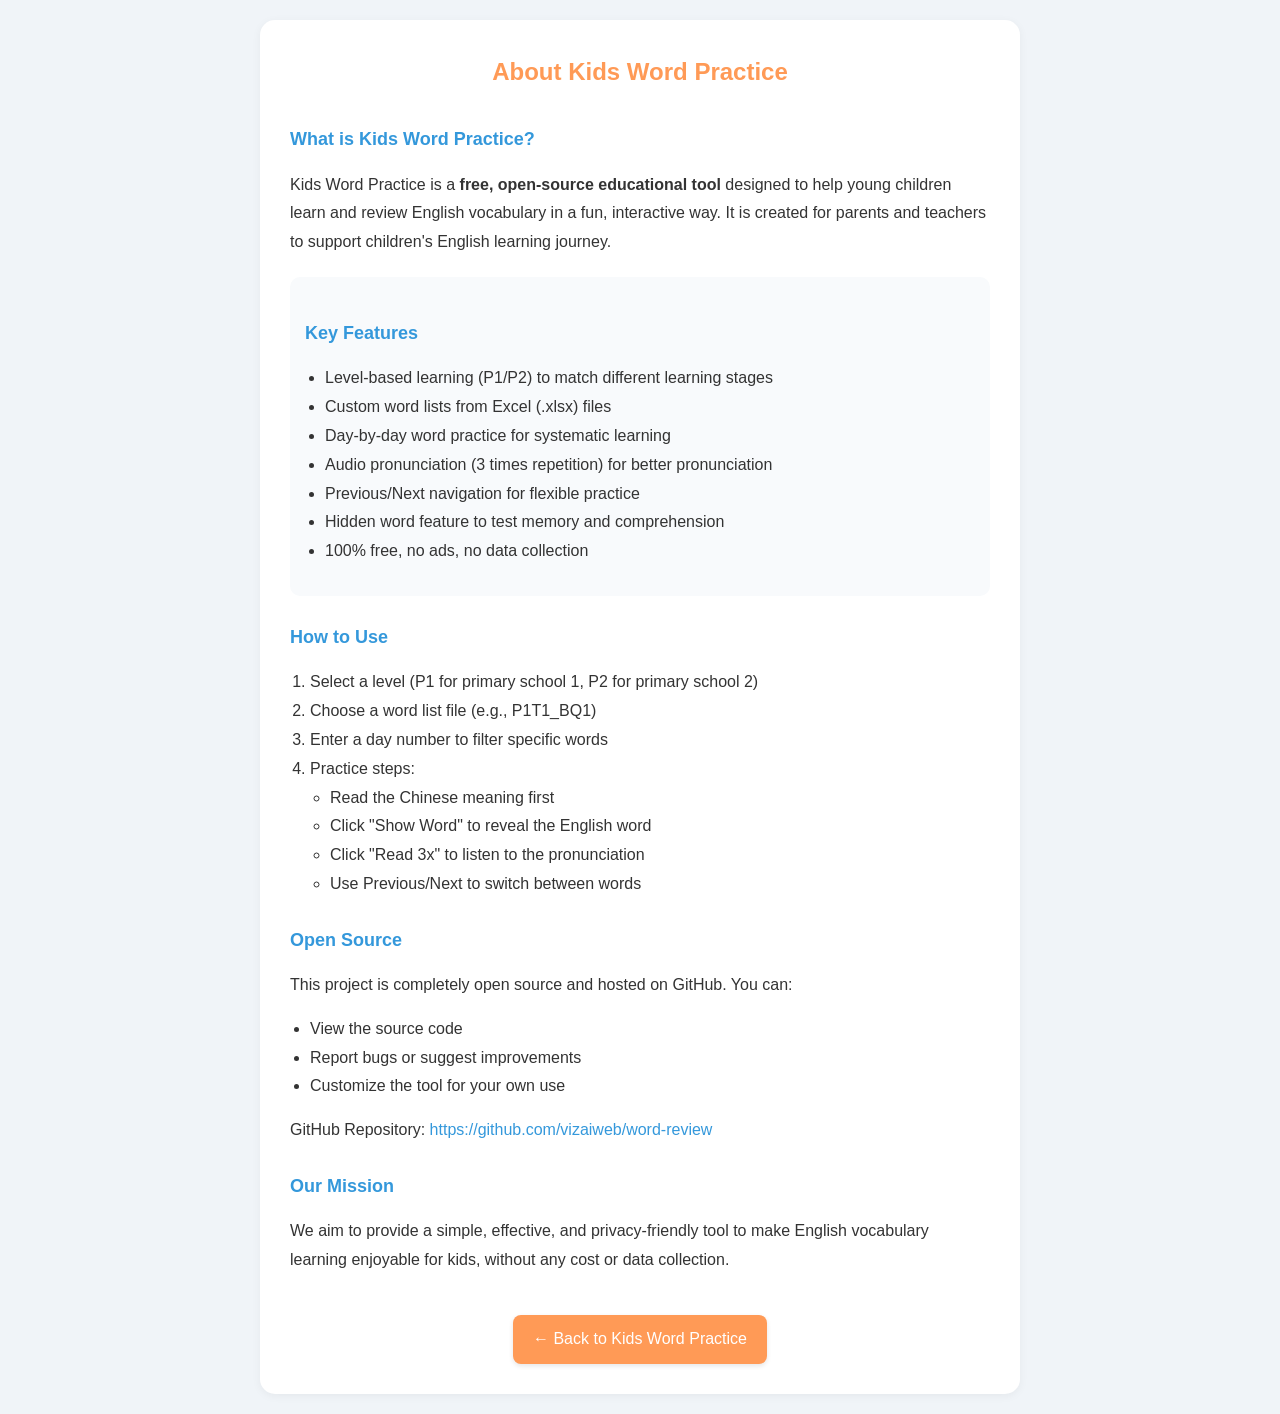
<file: about.html>
<!DOCTYPE html>
<html lang="en">
<head>
<meta charset="UTF-8">
<meta name="viewport" content="width=device-width, initial-scale=1.0">
<title>About - Kids Word Practice</title>
<style>
* {
  box-sizing: border-box;
  margin: 0;
  padding: 0;
}
body {
  font-family: Arial, sans-serif;
  max-width: 800px;
  margin: 0 auto;
  padding: 20px;
  line-height: 1.8;
  color: #333;
  background: #f0f4f8;
}
.container {
  background: white;
  padding: 30px;
  border-radius: 15px;
  box-shadow: 0 2px 10px rgba(0,0,0,0.05);
}
h1 {
  color: #ff9a56;
  text-align: center;
  margin-bottom: 30px;
  font-size: 24px;
}
h2 {
  color: #3498db;
  margin: 25px 0 15px;
  font-size: 18px;
}
p, ul, ol {
  margin-bottom: 15px;
  font-size: 16px;
}
ul, ol {
  padding-left: 20px;
}
a {
  color: #3498db;
  text-decoration: none;
}
a:hover {
  text-decoration: underline;
}
.feature-box {
  background: #f8fafc;
  padding: 15px;
  border-radius: 10px;
  margin: 20px 0;
}
/* 返回主頁按鈕樣式 */
.footer-link {
  text-align: center;
  margin-top: 40px;
}
.back-btn {
  display: inline-block;
  padding: 10px 20px;
  background: #ff9a56;
  color: white !important;
  border-radius: 8px;
  font-size: 16px;
  text-decoration: none !important;
  box-shadow: 0 2px 5px rgba(0,0,0,0.1);
}
.back-btn:hover {
  background: #ff6b35;
  transform: translateY(-1px);
}
</style>
</head>
<body>
<div class="container">
  <h1>About Kids Word Practice</h1>

  <h2>What is Kids Word Practice?</h2>
  <p>Kids Word Practice is a <strong>free, open-source educational tool</strong> designed to help young children learn and review English vocabulary in a fun, interactive way. It is created for parents and teachers to support children's English learning journey.</p>

  <div class="feature-box">
    <h2>Key Features</h2>
    <ul>
      <li>Level-based learning (P1/P2) to match different learning stages</li>
      <li>Custom word lists from Excel (.xlsx) files</li>
      <li>Day-by-day word practice for systematic learning</li>
      <li>Audio pronunciation (3 times repetition) for better pronunciation</li>
      <li>Previous/Next navigation for flexible practice</li>
      <li>Hidden word feature to test memory and comprehension</li>
      <li>100% free, no ads, no data collection</li>
    </ul>
  </div>

  <h2>How to Use</h2>
  <ol>
    <li>Select a level (P1 for primary school 1, P2 for primary school 2)</li>
    <li>Choose a word list file (e.g., P1T1_BQ1)</li>
    <li>Enter a day number to filter specific words</li>
    <li>Practice steps:
      <ul>
        <li>Read the Chinese meaning first</li>
        <li>Click "Show Word" to reveal the English word</li>
        <li>Click "Read 3x" to listen to the pronunciation</li>
        <li>Use Previous/Next to switch between words</li>
      </ul>
    </li>
  </ol>

  <h2>Open Source</h2>
  <p>This project is completely open source and hosted on GitHub. You can:</p>
  <ul>
    <li>View the source code</li>
    <li>Report bugs or suggest improvements</li>
    <li>Customize the tool for your own use</li>
  </ul>
  <p>GitHub Repository: <a href="https://github.com/vizaiweb/word-review" target="_blank">https://github.com/vizaiweb/word-review</a></p>

  <h2>Our Mission</h2>
  <p>We aim to provide a simple, effective, and privacy-friendly tool to make English vocabulary learning enjoyable for kids, without any cost or data collection.</p>

  <!-- 返回主頁按鈕 -->
  <div class="footer-link">
    <a href="index.html" class="back-btn">← Back to Kids Word Practice</a>
  </div>
</div>
</body>
</html>
</file>
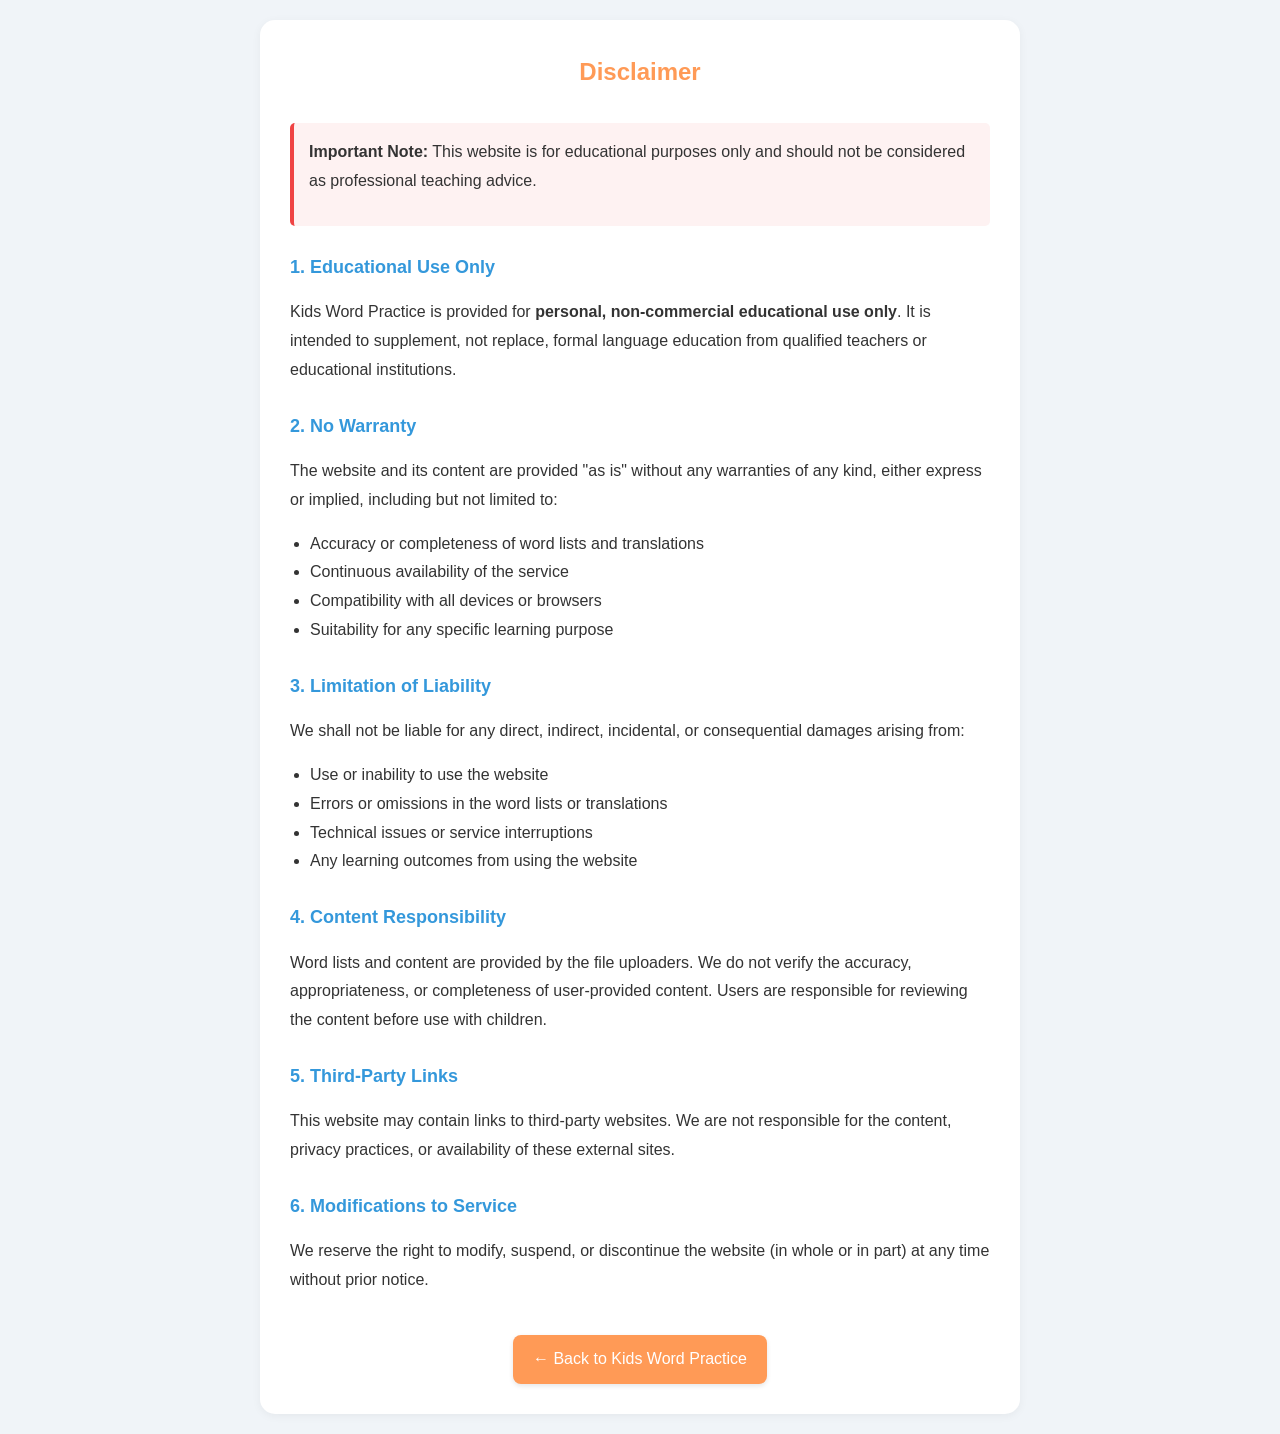
<file: disclaimer.html>
<!DOCTYPE html>
<html lang="en">
<head>
<meta charset="UTF-8">
<meta name="viewport" content="width=device-width, initial-scale=1.0">
<title>Disclaimer - Kids Word Practice</title>
<style>
* {
  box-sizing: border-box;
  margin: 0;
  padding: 0;
}
body {
  font-family: Arial, sans-serif;
  max-width: 800px;
  margin: 0 auto;
  padding: 20px;
  line-height: 1.8;
  color: #333;
  background: #f0f4f8;
}
.container {
  background: white;
  padding: 30px;
  border-radius: 15px;
  box-shadow: 0 2px 10px rgba(0,0,0,0.05);
}
h1 {
  color: #ff9a56;
  text-align: center;
  margin-bottom: 30px;
  font-size: 24px;
}
h2 {
  color: #3498db;
  margin: 25px 0 15px;
  font-size: 18px;
}
p, ul {
  margin-bottom: 15px;
  font-size: 16px;
}
ul {
  padding-left: 20px;
}
a {
  color: #3498db;
  text-decoration: none;
}
a:hover {
  text-decoration: underline;
}
.disclaimer-note {
  background: #fef2f2;
  padding: 15px;
  border-left: 4px solid #ef4444;
  border-radius: 5px;
  margin: 20px 0;
}
/* 返回主頁按鈕樣式 */
.footer-link {
  text-align: center;
  margin-top: 40px;
}
.back-btn {
  display: inline-block;
  padding: 10px 20px;
  background: #ff9a56;
  color: white !important;
  border-radius: 8px;
  font-size: 16px;
  text-decoration: none !important;
  box-shadow: 0 2px 5px rgba(0,0,0,0.1);
}
.back-btn:hover {
  background: #ff6b35;
  transform: translateY(-1px);
}
</style>
</head>
<body>
<div class="container">
  <h1>Disclaimer</h1>
  <div class="disclaimer-note">
    <p><strong>Important Note:</strong> This website is for educational purposes only and should not be considered as professional teaching advice.</p>
  </div>

  <h2>1. Educational Use Only</h2>
  <p>Kids Word Practice is provided for <strong>personal, non-commercial educational use only</strong>. It is intended to supplement, not replace, formal language education from qualified teachers or educational institutions.</p>

  <h2>2. No Warranty</h2>
  <p>The website and its content are provided "as is" without any warranties of any kind, either express or implied, including but not limited to:</p>
  <ul>
    <li>Accuracy or completeness of word lists and translations</li>
    <li>Continuous availability of the service</li>
    <li>Compatibility with all devices or browsers</li>
    <li>Suitability for any specific learning purpose</li>
  </ul>

  <h2>3. Limitation of Liability</h2>
  <p>We shall not be liable for any direct, indirect, incidental, or consequential damages arising from:</p>
  <ul>
    <li>Use or inability to use the website</li>
    <li>Errors or omissions in the word lists or translations</li>
    <li>Technical issues or service interruptions</li>
    <li>Any learning outcomes from using the website</li>
  </ul>

  <h2>4. Content Responsibility</h2>
  <p>Word lists and content are provided by the file uploaders. We do not verify the accuracy, appropriateness, or completeness of user-provided content. Users are responsible for reviewing the content before use with children.</p>

  <h2>5. Third-Party Links</h2>
  <p>This website may contain links to third-party websites. We are not responsible for the content, privacy practices, or availability of these external sites.</p>

  <h2>6. Modifications to Service</h2>
  <p>We reserve the right to modify, suspend, or discontinue the website (in whole or in part) at any time without prior notice.</p>

  <!-- 返回主頁按鈕 -->
  <div class="footer-link">
    <a href="index.html" class="back-btn">← Back to Kids Word Practice</a>
  </div>
</div>
</body>
</html>
</file>
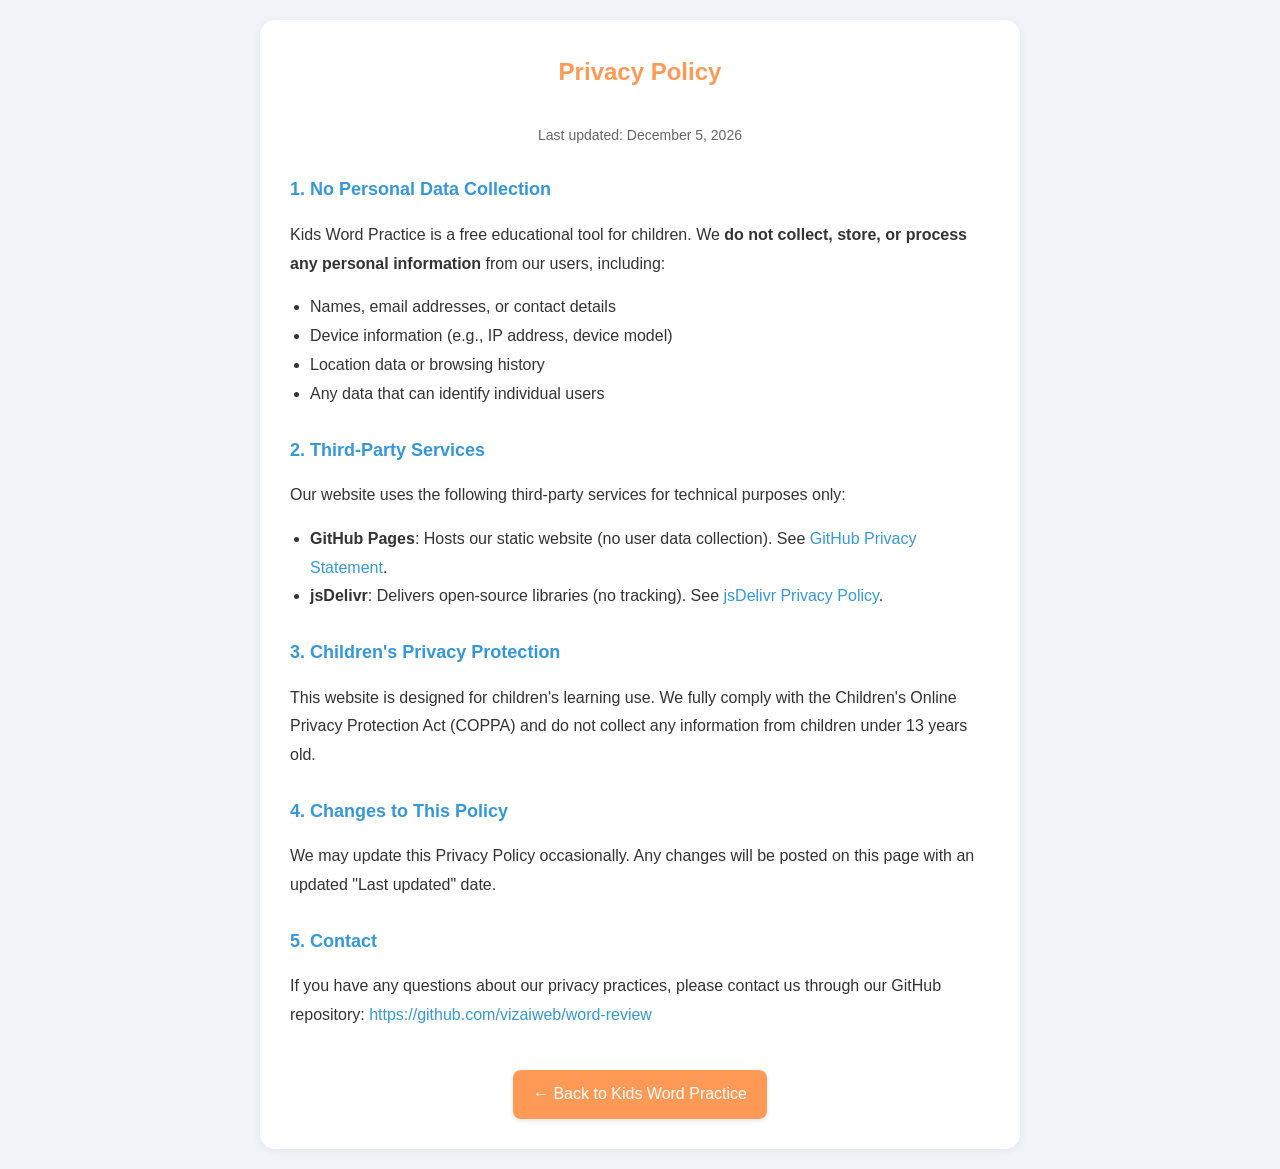
<file: privacy.html>
<!DOCTYPE html>
<html lang="en">
<head>
<meta charset="UTF-8">
<meta name="viewport" content="width=device-width, initial-scale=1.0">
<title>Privacy Policy - Kids Word Practice</title>
<style>
* {
  box-sizing: border-box;
  margin: 0;
  padding: 0;
}
body {
  font-family: Arial, sans-serif;
  max-width: 800px;
  margin: 0 auto;
  padding: 20px;
  line-height: 1.8;
  color: #333;
  background: #f0f4f8;
}
.container {
  background: white;
  padding: 30px;
  border-radius: 15px;
  box-shadow: 0 2px 10px rgba(0,0,0,0.05);
}
h1 {
  color: #ff9a56;
  text-align: center;
  margin-bottom: 30px;
  font-size: 24px;
}
h2 {
  color: #3498db;
  margin: 25px 0 15px;
  font-size: 18px;
}
p, ul {
  margin-bottom: 15px;
  font-size: 16px;
}
ul {
  padding-left: 20px;
}
a {
  color: #3498db;
  text-decoration: none;
}
a:hover {
  text-decoration: underline;
}
.date {
  color: #666;
  font-size: 14px;
  text-align: center;
  margin-bottom: 20px;
}
/* 返回主頁按鈕樣式 */
.footer-link {
  text-align: center;
  margin-top: 40px;
}
.back-btn {
  display: inline-block;
  padding: 10px 20px;
  background: #ff9a56;
  color: white !important;
  border-radius: 8px;
  font-size: 16px;
  text-decoration: none !important;
  box-shadow: 0 2px 5px rgba(0,0,0,0.1);
}
.back-btn:hover {
  background: #ff6b35;
  transform: translateY(-1px);
}
</style>
</head>
<body>
<div class="container">
  <h1>Privacy Policy</h1>
  <div class="date">Last updated: <span id="updateDate"></span></div>

  <h2>1. No Personal Data Collection</h2>
  <p>Kids Word Practice is a free educational tool for children. We <strong>do not collect, store, or process any personal information</strong> from our users, including:</p>
  <ul>
    <li>Names, email addresses, or contact details</li>
    <li>Device information (e.g., IP address, device model)</li>
    <li>Location data or browsing history</li>
    <li>Any data that can identify individual users</li>
  </ul>

  <h2>2. Third-Party Services</h2>
  <p>Our website uses the following third-party services for technical purposes only:</p>
  <ul>
    <li><strong>GitHub Pages</strong>: Hosts our static website (no user data collection). See <a href="https://github.com/site/privacy" target="_blank">GitHub Privacy Statement</a>.</li>
    <li><strong>jsDelivr</strong>: Delivers open-source libraries (no tracking). See <a href="https://www.jsdelivr.com/legal/privacy" target="_blank">jsDelivr Privacy Policy</a>.</li>
  </ul>

  <h2>3. Children's Privacy Protection</h2>
  <p>This website is designed for children's learning use. We fully comply with the Children's Online Privacy Protection Act (COPPA) and do not collect any information from children under 13 years old.</p>

  <h2>4. Changes to This Policy</h2>
  <p>We may update this Privacy Policy occasionally. Any changes will be posted on this page with an updated "Last updated" date.</p>

  <h2>5. Contact</h2>
  <p>If you have any questions about our privacy practices, please contact us through our GitHub repository: <a href="https://github.com/vizaiweb/word-review" target="_blank">https://github.com/vizaiweb/word-review</a></p>

  <!-- 返回主頁按鈕 -->
  <div class="footer-link">
    <a href="index.html" class="back-btn">← Back to Kids Word Practice</a>
  </div>
</div>

<script>
  // Auto update the last modified date
  document.getElementById('updateDate').textContent = new Date().toLocaleDateString('en-US', {
    year: 'numeric',
    month: 'long',
    day: 'numeric'
  });
</script>
</body>
</html>
</file>
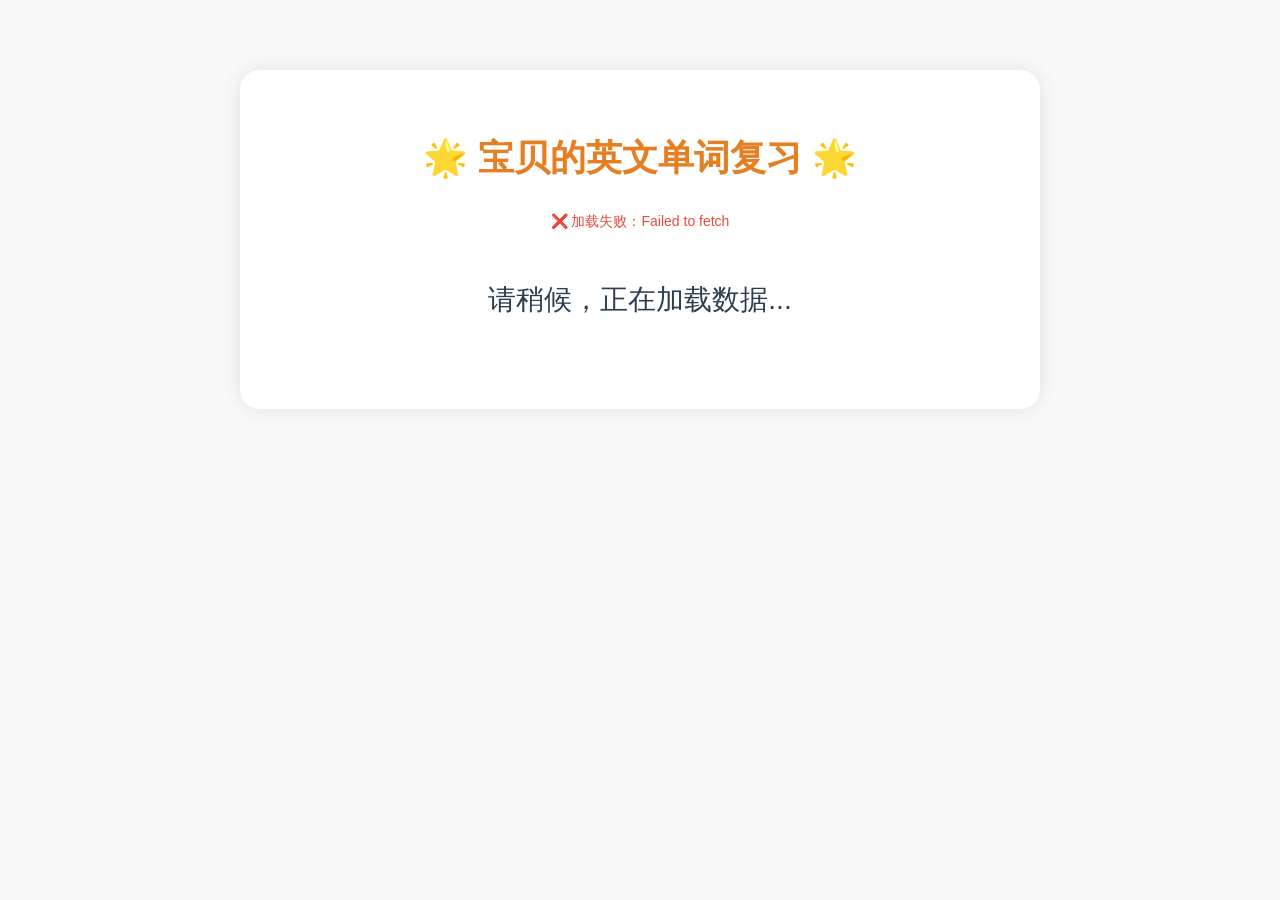
<file: word_review.html>
<!DOCTYPE html>
<html lang="zh-CN">
<head>
    <meta charset="UTF-8">
    <meta name="viewport" content="width=device-width, initial-scale=1.0">
    <title>宝贝的英文单词复习</title>
    <style>
        body {
            font-family: Arial, 微软雅黑;
            max-width: 800px;
            margin: 50px auto;
            padding: 20px;
            background-color: #f9f9f9;
            text-align: center;
        }
        .container {
            background-color: white;
            padding: 40px;
            border-radius: 20px;
            box-shadow: 0 0 20px rgba(0,0,0,0.1);
        }
        h1 {
            color: #e67e22;
            font-size: 36px;
            margin-bottom: 30px;
        }
        .date-info {
            font-size: 20px;
            color: #3498db;
            margin-bottom: 20px;
        }
        .word-card {
            margin: 40px 0;
        }
        .meaning {
            font-size: 28px;
            color: #2c3e50;
            margin-bottom: 20px;
        }
        .word {
            font-size: 48px;
            font-weight: bold;
            color: #e74c3c;
            margin: 30px 0;
            display: none; /* 默认隐藏单词 */
        }
        .read-count {
            font-size: 22px;
            color: #95a5a6;
            margin-bottom: 20px;
        }
        button {
            font-size: 24px;
            padding: 15px 40px;
            margin: 10px;
            border: none;
            border-radius: 10px;
            cursor: pointer;
            color: white;
            transition: all 0.3s;
        }
        .show-word-btn {
            background-color: #9b59b6;
        }
        .next-btn {
            background-color: #27ae60;
        }
        .repeat-btn {
            background-color: #3498db;
        }
        .no-word {
            font-size: 28px;
            color: #2c3e50;
            margin: 50px 0;
        }
        button:hover {
            opacity: 0.9;
            transform: scale(1.05);
        }
        .debug-info {
            font-size: 14px;
            color: #e74c3c;
            margin-top: 20px;
        }
    </style>
</head>
<body>
    <div class="container">
        <h1>🌟 宝贝的英文单词复习 🌟</h1>
        <div class="debug-info" id="debugInfo">正在加载单词表...</div>
        <div class="date-info" id="dateInfo"></div>
        <div id="wordContent">
            <div class="no-word">请稍候，正在加载数据...</div>
        </div>
    </div>

    <script>
        let wordDatabase = [];
        let todayWords = [];
        let currentIndex = 0;
        const speechRate = 0.8;
        const pauseTime = 2000;

        // ✅ 已填入你当前有效的 CSV 导出链接
        const GOOGLE_SHEET_CSV_URL = "https://docs.google.com/spreadsheets/d/1XGzNS8syHGCw-s4YEwsQImhBNbKHXhet5AGGA9hHmC0/export?format=csv";

        // ✨ 智能识别所有日期格式
        function smartConvertDate(dateStr) {
            if (!dateStr) return "";
            
            // 先统一替换分隔符：- → /
            dateStr = dateStr.replace(/-/g, "/");
            const parts = dateStr.split("/").filter(p => p); // 过滤空值
            
            if (parts.length !== 3) return dateStr;

            // 识别格式：
            // 情况1：年/月/日 → 2026/3/13
            if (parts[0].length === 4) {
                const year = parts[0];
                const month = parts[1].padStart(2, "0");
                const day = parts[2].padStart(2, "0");
                return `${year}-${month}-${day}`;
            }
            // 情况2：日/月/年 → 13/3/2026
            else if (parts[2].length === 4) {
                const day = parts[0].padStart(2, "0");
                const month = parts[1].padStart(2, "0");
                const year = parts[2];
                return `${year}-${month}-${day}`;
            }
            // 其他情况直接返回
            return dateStr;
        }

        // 加载 Google Sheets 数据
        async function loadGoogleSheetData() {
            try {
                const response = await fetch(GOOGLE_SHEET_CSV_URL);
                if (!response.ok) throw new Error(`请求失败：${response.status}`);
                
                const csvText = await response.text();
                
                // 解析 CSV（处理换行和空行）
                const lines = csvText.split("\n").filter(line => line.trim());
                if (lines.length === 0) throw new Error("CSV 内容为空");
                
                const headers = lines[0].split(",").map(h => h.trim());
                const data = lines.slice(1).map(line => {
                    const values = line.split(",").map(v => v.trim());
                    let obj = {};
                    headers.forEach((h, i) => obj[h] = values[i] || "");
                    return obj;
                }).filter(item => item.word.trim()); // 过滤空单词行

                // 转换数据格式
                wordDatabase = data.map(item => ({
                    word: item.word.trim(),
                    meaning: item.meaning.trim(),
                    date: smartConvertDate(item.date)
                }));

                document.getElementById('debugInfo').textContent = `✅ 加载到 ${wordDatabase.length} 行单词`;
                init();
            } catch (err) {
                document.getElementById('debugInfo').textContent = `❌ 加载失败：${err.message}`;
                console.error("加载详情：", err);
            }
        }

        // 初始化：匹配本地日期
        function init() {
            // 获取本地时区的当天日期
            const now = new Date();
            const year = now.getFullYear();
            const month = String(now.getMonth() + 1).padStart(2, "0");
            const day = String(now.getDate()).padStart(2, "0");
            const systemToday = `${year}-${month}-${day}`;

            document.getElementById('dateInfo').textContent = `📅 今天：${systemToday}`;
            
            // 筛选今日单词
            todayWords = wordDatabase.filter(word => word.date === systemToday);
            document.getElementById('debugInfo').textContent += ` | 匹配到 ${todayWords.length} 个今日单词`;

            if (todayWords.length === 0) {
                document.getElementById('wordContent').innerHTML = `<div class="no-word">🎉 今天没有需要复习的单词！</div>`;
                return;
            }
            
            currentIndex = 0;
            showWord(currentIndex);
        }

        // 朗读单词（带停顿）
        function speakWord(word, count) {
            const readCountEl = document.querySelector('.read-count');
            if (readCountEl) readCountEl.textContent = `正在读第 ${count} 遍...`;
            
            setTimeout(() => {
                // 兼容 iOS 语音合成
                if (!window.speechSynthesis) {
                    if (readCountEl) readCountEl.textContent = "⚠️ 浏览器不支持发音";
                    return;
                }
                
                const utterance = new SpeechSynthesisUtterance(word);
                utterance.lang = 'en-US'; // 美式发音
                utterance.rate = speechRate; // 语速适配小朋友
                window.speechSynthesis.speak(utterance);
                
                utterance.onend = () => {
                    if (readCountEl) readCountEl.textContent = `第 ${count} 遍读完啦 ✨`;
                };
            }, pauseTime);
        }

        // 连续读3遍单词
        function readWordThreeTimes(word) {
            const readCountEl = document.querySelector('.read-count');
            if (readCountEl) readCountEl.textContent = '';
            
            speakWord(word, 1);
            setTimeout(() => speakWord(word, 2), pauseTime + 2000);
            setTimeout(() => speakWord(word, 3), pauseTime * 2 + 4000);
        }

        // 显示当前单词（默认隐藏英文）
        function showWord(index) {
            if (index >= todayWords.length) {
                document.getElementById('wordContent').innerHTML = `<div class="no-word">🎊 恭喜！今天单词复习完成！</div>`;
                return;
            }
            
            const word = todayWords[index];
            document.getElementById('wordContent').innerHTML = `
                <div class="word-card">
                    <div class="meaning">💡 中文：${word.meaning}</div>
                    <div class="word" id="currentWord">${word.word.toUpperCase()}</div>
                    <div class="read-count"></div>
                    <button class="show-word-btn" onclick="showCurrentWord()">👀 显示单词</button>
                    <button class="repeat-btn" onclick="readWordThreeTimes('${word.word}')">🔄 再读一遍</button>
                    <button class="next-btn" onclick="nextWord()">➡️ 下一个</button>
                </div>
            `;
            
            // 自动朗读3遍
            readWordThreeTimes(word.word);
        }

        // 显示隐藏的英文单词
        function showCurrentWord() {
            const wordEl = document.getElementById('currentWord');
            if (wordEl) wordEl.style.display = 'block';
        }

        // 下一个单词
        function nextWord() {
            currentIndex++;
            showWord(currentIndex);
        }

        // 页面加载时自动读取 Google Sheets
        window.onload = loadGoogleSheetData;
    </script>
</body>
</html>
</file>
